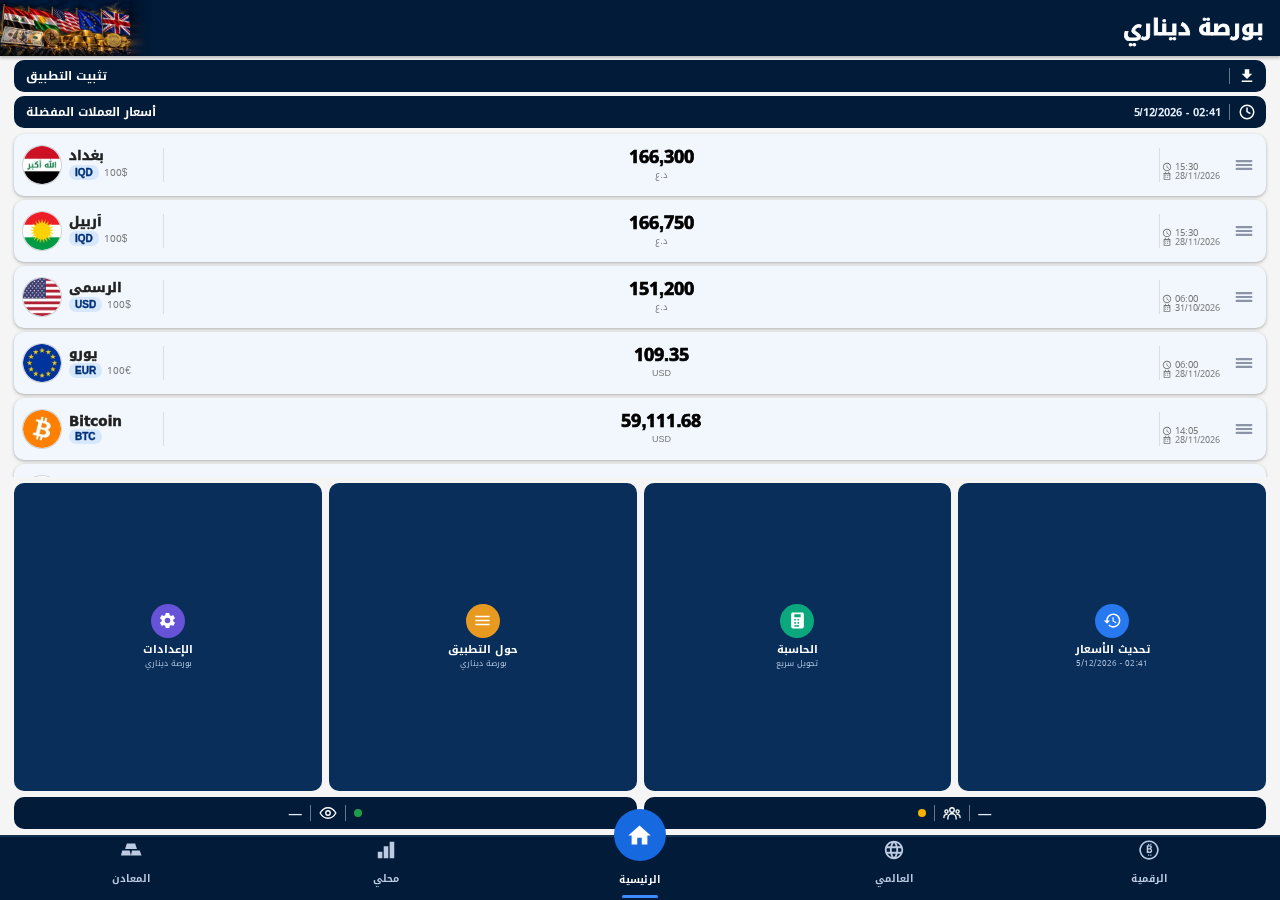
<file: web/index.html>
<!doctype html>
<html lang="ar" dir="rtl">
<head>
<meta charset="utf-8">
<meta name="viewport" content="width=device-width,initial-scale=1,maximum-scale=1,viewport-fit=cover">
<title>بورصة ديناري</title>
<meta name="description" content="Borsat Dinari — IQD exchange rates, metals and crypto">
<meta name="theme-color" content="#011B39">
<link rel="manifest" href="manifest.json">
<link rel="icon" href="icons/icon-192.png">
<link rel="apple-touch-icon" href="icons/apple-touch-icon.png">
<meta name="apple-mobile-web-app-capable" content="yes">
<meta name="mobile-web-app-capable" content="yes">
<meta name="apple-mobile-web-app-status-bar-style" content="black-translucent">
<meta name="apple-mobile-web-app-title" content="بورصة ديناري">
<link rel="stylesheet" href="style.css">
</head>
<body>
<div id="app"><header id="hdr"></header><div id="ibar" class="strip" style="display:none"></div><main id="page"></main><div id="dock"></div><div id="vstats" class="vis"></div><nav id="nav"></nav></div>
<div id="toast"></div>
<script src="i18n.js"></script>
<script src="icons.js"></script>
<script src="app.js"></script>
</body>
</html>
</file>
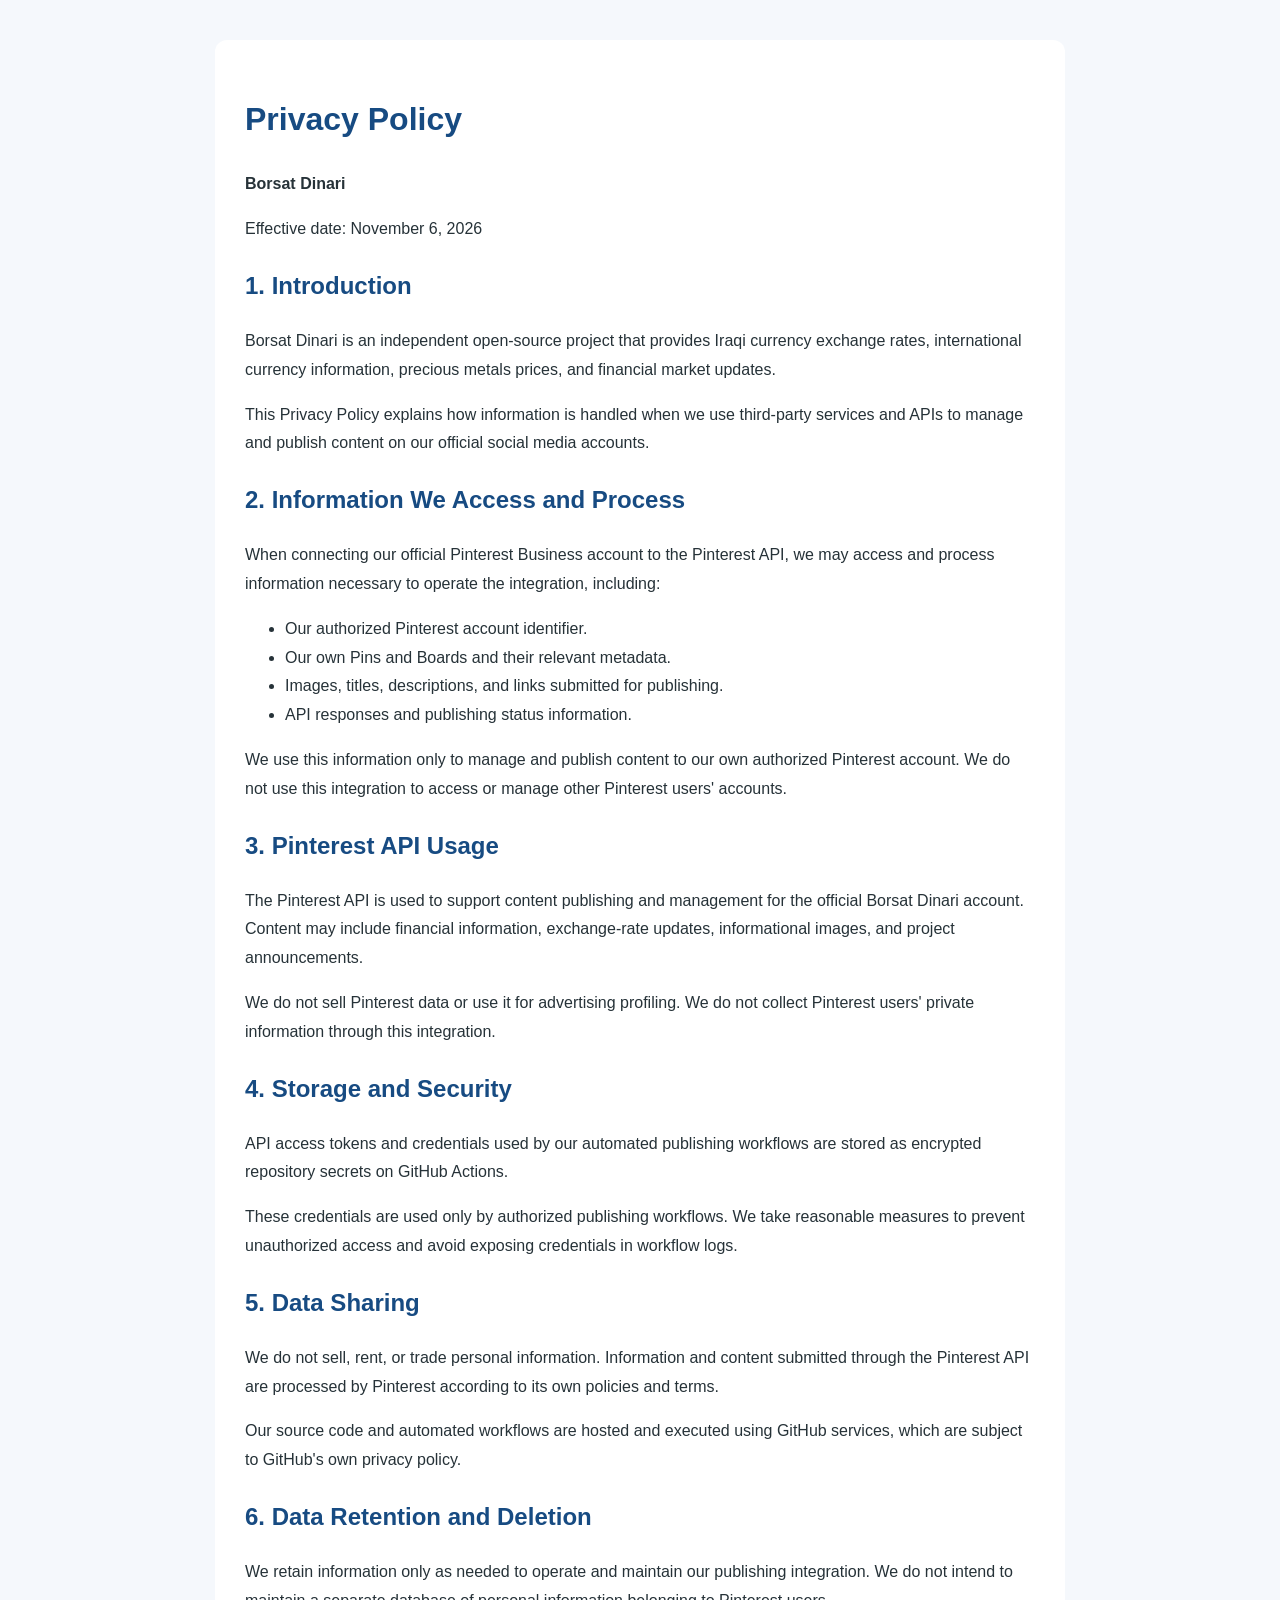
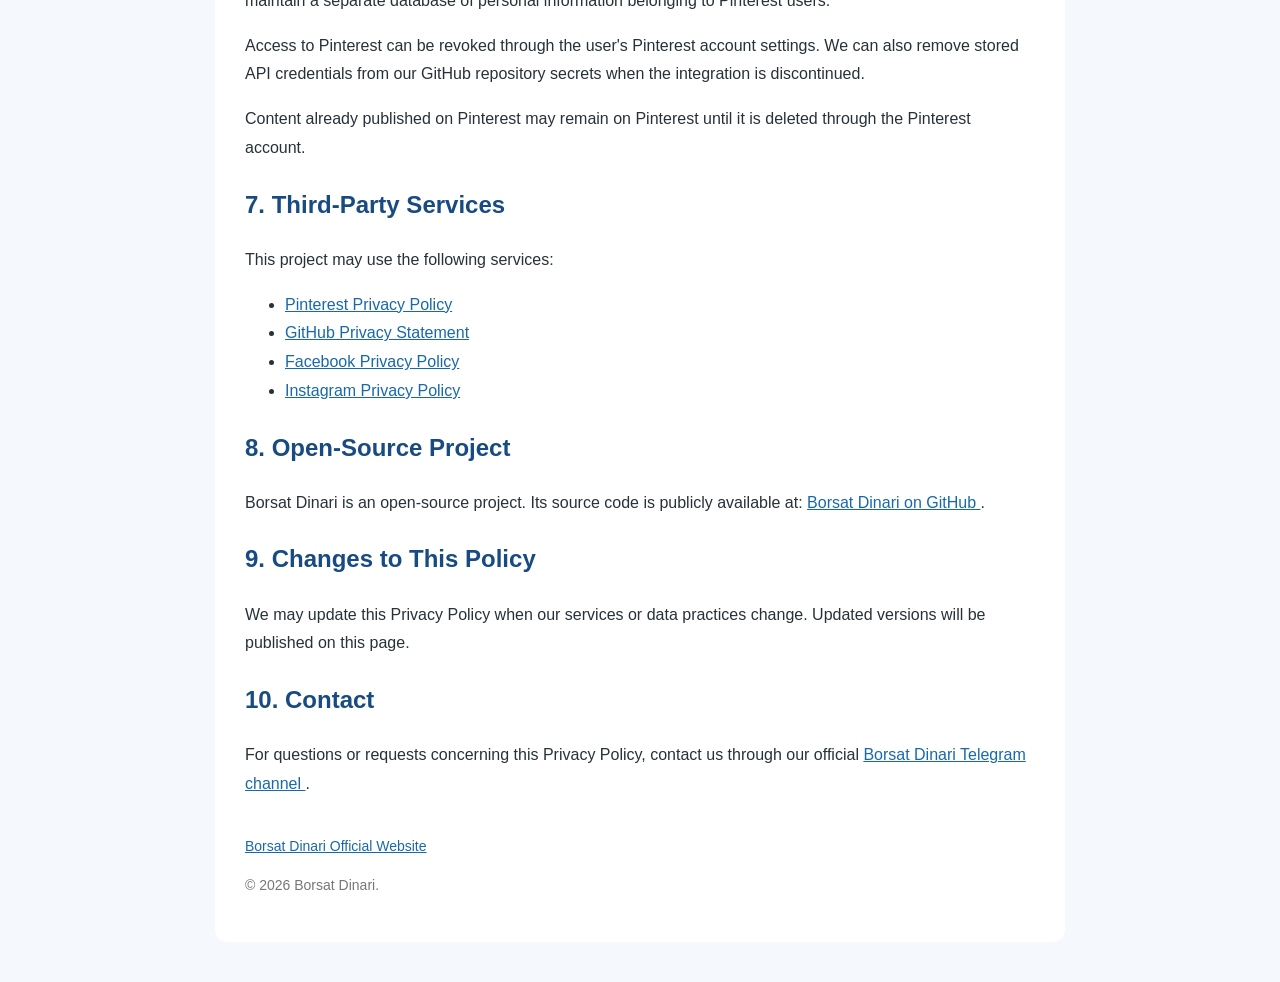
<file: privacy-policy.html>
<!DOCTYPE html>
<html lang="en">
<head>
  <meta charset="UTF-8">
  <meta name="viewport" content="width=device-width, initial-scale=1.0">
  <title>Privacy Policy - Borsat Dinari</title>
  <meta name="description" content="Privacy Policy explaining how Borsat Dinari handles information when using Pinterest API and social media publishing services.">
  <style>
    body {
      font-family: Arial, sans-serif;
      max-width: 850px;
      margin: 40px auto;
      padding: 0 20px;
      line-height: 1.8;
      color: #263238;
      background: #f5f8fc;
    }
    main {
      background: white;
      padding: 30px;
      border-radius: 12px;
    }
    h1, h2 { color: #174b82; }
    a { color: #1769aa; }
    footer { margin-top: 35px; color: #777; font-size: 14px; }
  </style>
</head>
<body>
<main>
  <h1>Privacy Policy</h1>
  <p><strong>Borsat Dinari</strong></p>
  <p>Effective date: November 6, 2026</p>

  <h2>1. Introduction</h2>
  <p>
    Borsat Dinari is an independent open-source project that
    provides Iraqi currency exchange rates, international
    currency information, precious metals prices, and financial
    market updates.
  </p>
  <p>
    This Privacy Policy explains how information is handled
    when we use third-party services and APIs to manage and
    publish content on our official social media accounts.
  </p>

  <h2>2. Information We Access and Process</h2>
  <p>
    When connecting our official Pinterest Business account
    to the Pinterest API, we may access and process information
    necessary to operate the integration, including:
  </p>
  <ul>
    <li>Our authorized Pinterest account identifier.</li>
    <li>Our own Pins and Boards and their relevant metadata.</li>
    <li>Images, titles, descriptions, and links submitted for publishing.</li>
    <li>API responses and publishing status information.</li>
  </ul>
  <p>
    We use this information only to manage and publish content
    to our own authorized Pinterest account.
    We do not use this integration to access or manage other
    Pinterest users' accounts.
  </p>

  <h2>3. Pinterest API Usage</h2>
  <p>
    The Pinterest API is used to support content publishing
    and management for the official Borsat Dinari account.
    Content may include financial information, exchange-rate
    updates, informational images, and project announcements.
  </p>
  <p>
    We do not sell Pinterest data or use it for advertising
    profiling. We do not collect Pinterest users' private
    information through this integration.
  </p>

  <h2>4. Storage and Security</h2>
  <p>
    API access tokens and credentials used by our automated
    publishing workflows are stored as encrypted repository
    secrets on GitHub Actions.
  </p>
  <p>
    These credentials are used only by authorized publishing
    workflows. We take reasonable measures to prevent
    unauthorized access and avoid exposing credentials in
    workflow logs.
  </p>

  <h2>5. Data Sharing</h2>
  <p>
    We do not sell, rent, or trade personal information.
    Information and content submitted through the Pinterest
    API are processed by Pinterest according to its own
    policies and terms.
  </p>
  <p>
    Our source code and automated workflows are hosted and
    executed using GitHub services, which are subject to
    GitHub's own privacy policy.
  </p>

  <h2>6. Data Retention and Deletion</h2>
  <p>
    We retain information only as needed to operate and
    maintain our publishing integration.
    We do not intend to maintain a separate database of
    personal information belonging to Pinterest users.
  </p>
  <p>
    Access to Pinterest can be revoked through the user's
    Pinterest account settings. We can also remove stored
    API credentials from our GitHub repository secrets
    when the integration is discontinued.
  </p>
  <p>
    Content already published on Pinterest may remain on
    Pinterest until it is deleted through the Pinterest
    account.
  </p>

  <h2>7. Third-Party Services</h2>
  <p>This project may use the following services:</p>
  <ul>
    <li>
      <a href="https://policy.pinterest.com/en/privacy-policy">
        Pinterest Privacy Policy
      </a>
    </li>
    <li>
      <a href="https://docs.github.com/en/site-policy/privacy-policies/github-privacy-statement">
        GitHub Privacy Statement
      </a>
    </li>
    <li>
      <a href="https://www.facebook.com/privacy/policy/">
        Facebook Privacy Policy
      </a>
    </li>
    <li>
      <a href="https://privacycenter.instagram.com/policy/">
        Instagram Privacy Policy
      </a>
    </li>
  </ul>

  <h2>8. Open-Source Project</h2>
  <p>
    Borsat Dinari is an open-source project. Its source code
    is publicly available at:
    <a href="https://github.com/techmohammed/Borsat-Dinari">
      Borsat Dinari on GitHub
    </a>.
  </p>

  <h2>9. Changes to This Policy</h2>
  <p>
    We may update this Privacy Policy when our services
    or data practices change. Updated versions will be
    published on this page.
  </p>

  <h2>10. Contact</h2>
  <p>
    For questions or requests concerning this Privacy Policy,
    contact us through our official
    <a href="https://t.me/BorsatDinari">
      Borsat Dinari Telegram channel
    </a>.
  </p>

  <footer>
    <a href="https://techmohammed.github.io/Borsat-Dinari/">
      Borsat Dinari Official Website
    </a>
    <p>© 2026 Borsat Dinari.</p>
  </footer>
</main>
</body>
</html>
</file>
<file: web/style.css>
@font-face{font-family:Cairo;font-weight:400;src:url(fonts/cairo-400.woff) format("woff");font-display:swap}
@font-face{font-family:Cairo;font-weight:600;src:url(fonts/cairo-600.woff) format("woff");font-display:swap}
@font-face{font-family:Cairo;font-weight:700;src:url(fonts/cairo-700.woff) format("woff");font-display:swap}
@font-face{font-family:Peshang;font-weight:400 700;src:url(fonts/peshang-700.woff) format("woff");font-display:swap}
:root{--fs:1;--bg:#F5F5F5;--card:#fff;--tx:#212121;--tx2:#757575;--brand:#003078;--head:#011B39;--rup:#DDF4E4;--rdown:#FCE1E0;--rflat:#F1F7FD;--rowtx:#000;--dup:#1E9E46;--ddown:#E0312D;--pill:#E4ECF8;--acc:#003078;--ax:#5B6B8C;--grid:rgba(91,107,140,.122);--cup:#1E9E46;--cdown:#E0312D;--cflat:#9E9E9E;--resTx:#003078;--delTx:#D32F2F;--empty:#ECEFF1;--blue:#1769E0}
:root[data-t=dark]{--bg:#121212;--card:#1E1E1E;--tx:#EDEDED;--tx2:#9E9E9E;--rup:#1B3A28;--rdown:#46201F;--rflat:#202F43;--rowtx:#fff;--dup:#4CD471;--ddown:#FF6B63;--pill:#22304A;--acc:#7FA8F0;--ax:#9FB0CC;--grid:rgba(255,255,255,.15);--cup:#4CD471;--cdown:#FF6B63;--resTx:#fff;--delTx:#FF6B63;--empty:#2C2F33}
*{box-sizing:border-box;-webkit-tap-highlight-color:transparent;-webkit-touch-callout:none}
html{background:var(--head)}
body{background:var(--bg)}
html,body{margin:0;height:100%;color:var(--tx);overflow:hidden;overscroll-behavior:none}
body{font-family:Cairo,"Segoe UI",Tahoma,system-ui,sans-serif;-webkit-user-select:none;user-select:none;-webkit-text-size-adjust:100%}
html[lang=ku] body{font-family:Peshang,Cairo,sans-serif}
.num,.cairo{font-family:Cairo,sans-serif!important}
#app{position:fixed;inset:0;display:flex;flex-direction:column;background:var(--bg)}
button{font:inherit;color:inherit;border:0;background:none;padding:0;cursor:pointer}
svg.i{display:block;fill:none}
/* header */
#hdr{flex:none;height:calc(56px + env(safe-area-inset-top));padding-top:env(safe-area-inset-top);background:var(--head);display:flex;align-items:stretch;justify-content:space-between;direction:ltr;position:relative;z-index:4;box-shadow:0 2px 3px rgba(0,0,0,.25)}
#hdr img{height:56px;width:auto;display:block}
#hdr .lg{display:block;height:56px}
#ttlw{position:relative;align-self:center;margin-right:16px;max-width:60vw;direction:rtl}
html[dir=ltr] #ttlw{direction:ltr}
#ttl{display:block;color:#fff;font-size:calc(22px*var(--fs));font-weight:700;white-space:nowrap;overflow:hidden;text-overflow:ellipsis;line-height:1.75}
.wc{position:absolute;inset:0;color:#fff;font-size:calc(22px*var(--fs));font-weight:700;white-space:nowrap;line-height:1.75;pointer-events:none;will-change:transform,color}
/* page */
#page{flex:1;min-height:0;overflow-y:auto;overflow-x:hidden;overscroll-behavior:contain;-webkit-overflow-scrolling:touch;position:relative;touch-action:pan-y}
#page.fade{animation:fadein .18s ease}
@keyframes fadein{from{opacity:0}to{opacity:1}}
.pad{padding:0 14px 14px}
/* update strip */
.strip{position:sticky;top:4px;z-index:5;box-shadow:0 -4px 0 var(--bg),0 4px 0 var(--bg);overflow:hidden;display:flex;align-items:center;direction:ltr;height:32px;margin:4px 14px;background:var(--head);border-radius:10px;padding:0 10px 0 12px;color:#fff}
.strip .lb{flex:1;font-size:calc(12px*var(--fs));font-weight:700;white-space:nowrap;overflow:hidden;text-overflow:ellipsis;text-align:left}
.strip .st{font-size:calc(11px*var(--fs));font-weight:700;color:#E5EEFC;white-space:nowrap}
.strip .sep{width:1px;height:16px;background:rgba(255,255,255,.4);margin:0 8px}
.strip.busy::after{content:"";position:absolute;left:0;bottom:0;height:3px;width:40%;background:linear-gradient(90deg,transparent,#3E8BFF,transparent);animation:sweep 1.1s linear infinite}
@keyframes sweep{from{transform:translateX(-100%)}to{transform:translateX(250%)}}
/* rows */
.list{padding:0 14px 8px}
.row{position:relative;direction:ltr;display:flex;align-items:center;height:62px;margin:2px 0;padding:0 8px;border-radius:10px;background:var(--rflat);box-shadow:0 1px 3px rgba(0,0,0,.22),0 2px 5px rgba(0,0,0,.08);cursor:pointer}
.row.up{background:var(--rup)}.row.down{background:var(--rdown)}
.row.drag{z-index:3;box-shadow:0 8px 18px rgba(0,0,0,.35);transition:none}
.fl{flex:none;width:40px;height:40px;border-radius:50%;padding:1px;box-shadow:inset 0 0 0 1px rgba(0,0,0,.15);object-fit:cover;background:transparent}
.rt{flex:none;width:94px;margin-left:7px;display:flex;flex-direction:column;justify-content:center;align-items:flex-start;text-align:left}
.rt .n{width:100%;font-size:calc(13.5px*var(--fs));font-weight:700;line-height:1.25;white-space:nowrap;overflow:hidden;text-overflow:ellipsis;color:var(--tx);text-align:left}
.rt .cu{display:flex;align-items:center;margin-top:-1px;max-width:100%}
.chip{font-family:Cairo,sans-serif;font-size:calc(10px*var(--fs));font-weight:700;line-height:1.3;color:var(--acc);background:rgba(54,132,245,.133);border-radius:7px;padding:1px 6px;white-space:nowrap}
.un{font-family:Cairo,sans-serif;font-size:calc(10px*var(--fs));color:var(--tx2);margin-left:5px;white-space:nowrap;overflow:hidden;text-overflow:ellipsis}
html[lang=ku] .un,html[lang=ku] .rt .n{font-family:Peshang,Cairo,sans-serif}
.vd{flex:none;width:1px;height:34px;background:rgba(128,128,128,.2)}
.pg{position:relative;flex:1;align-self:stretch;min-width:0}
.pg .p{position:absolute;left:0;right:0;top:24px;transform:translateY(-50%);text-align:center;font-family:Cairo,sans-serif;font-size:calc(18px*var(--fs));font-weight:700;color:var(--rowtx);line-height:1.3;white-space:nowrap}
.pg .ru{position:absolute;left:0;right:0;top:42px;transform:translateY(-50%);text-align:center;font-size:calc(9px*var(--fs));color:var(--tx2);line-height:1.3;white-space:nowrap}
.mt{flex:none;width:69px;height:62px;padding-left:2px;display:flex;flex-direction:column;justify-content:center;font-family:Cairo,sans-serif}
.mt>div{display:flex;align-items:center;white-space:nowrap}
.mt .dr{height:14px}.mt .tr{height:12px;margin-top:-2px;font-size:calc(9.5px*var(--fs));color:var(--tx2)}.mt .da{height:11px;margin-top:-2px;font-size:calc(9px*var(--fs));color:var(--tx2)}
.mt svg{flex:none;margin-right:3px}
.mt .dt{font-size:calc(10px*var(--fs));font-weight:700;overflow:hidden}.mt .dt.s{font-size:calc(8px*var(--fs))}
.mt .up .dt{color:var(--dup)}.mt .down .dt{color:var(--ddown)}
.mt .inv{visibility:hidden}
.sb{flex:none;width:29px;height:40px;display:flex;align-items:center;justify-content:center;color:#8A94A6}
.sb.drg{touch-action:none;cursor:grab}
/* cards / empty */
.empty{background:var(--empty);border-radius:10px;padding:15px;margin:8px 0}
.empty b{display:block;font-size:calc(14px*var(--fs))}.empty small{display:block;margin-top:4px;font-size:calc(12px*var(--fs));color:var(--tx2)}
.acts{display:flex;direction:rtl;gap:7px;margin-top:7px}
.act{flex:1;aspect-ratio:1;background:#092E5A;border-radius:10px;display:flex;flex-direction:column;align-items:center;justify-content:center;padding:4px 3px;color:#fff;min-width:0;text-align:center}
.act .c{width:34px;height:34px;border-radius:50%;display:flex;align-items:center;justify-content:center}
.act .t{font-size:calc(11px*var(--fs));font-weight:700;margin-top:4px;white-space:nowrap;max-width:100%;overflow:hidden;text-overflow:ellipsis;line-height:1.5}
.act .s{font-size:calc(8px*var(--fs));color:#B9CBE4;white-space:nowrap;max-width:100%;overflow:hidden;text-overflow:ellipsis;direction:ltr;line-height:1.5}
/* nav */
#nav{flex:none;position:relative;height:calc(76px + env(safe-area-inset-bottom));padding:0 4px env(safe-area-inset-bottom);display:flex;direction:rtl;align-items:center;z-index:5}
#nav::before{content:"";position:absolute;left:0;right:0;top:11.3px;bottom:0;background:var(--head);border-top:2px solid #12304F}
#nav button{position:relative;flex:1;height:100%;display:flex;flex-direction:column;align-items:center;justify-content:center;padding:4px 2px 2px;color:#BCCBE2}
.nh{width:36px;height:36px;border-radius:50%;display:flex;align-items:center;justify-content:center;transition:all .2s}
.nl{height:22px;font-size:calc(10px*var(--fs));font-weight:700;line-height:22px;white-space:nowrap;max-width:100%;overflow:hidden;text-overflow:ellipsis}
.nu{width:12px;height:3px;border-radius:3px;margin-top:1px;background:transparent;transition:all .2s}
#nav button.on{color:#fff}
#nav button.on .nh{width:52px;height:52px;background:#1769E0;transform:translateY(-15px)}
#nav button.on .nl{transform:translateY(-7px)}
#nav button.on .nu{width:36px;background:#3E8BFF;transform:translateY(-4px)}
/* settings */
.set{padding:0 14px 18px}
.set.rtl{direction:rtl}.set.ltr{direction:ltr}
.stt{font-size:calc(15px*var(--fs));font-weight:700;padding:8px 4px 6px;color:var(--tx)}
.scard{background:var(--card);border-radius:10px;box-shadow:0 1px 3px rgba(0,0,0,.18);overflow:hidden}
.sr{display:flex;align-items:center;gap:12px;min-height:58px;padding:8px 14px;width:100%;text-align:start}
.sr .ci{flex:none;width:36px;height:36px;border-radius:50%;background:var(--blue);display:flex;align-items:center;justify-content:center;color:#fff}
.sr .tx{flex:1;min-width:0}.sr .tx b{display:block;font-size:calc(14px*var(--fs));font-weight:700}.sr .tx small{display:block;font-size:calc(11px*var(--fs));color:var(--tx2);margin-top:2px}
.sr .tl{flex:none;color:var(--tx2);display:flex;align-items:center;font-size:calc(13px*var(--fs));font-weight:700}
.sr.dis{opacity:.45;cursor:default}
.dv{height:1px;background:rgba(128,128,128,.12);margin:0 14px 0 62px}
.set.rtl .dv{margin:0 62px 0 14px}
.lo{display:flex;align-items:center;gap:12px;padding:7px 14px 7px 62px;width:100%;font-size:calc(14px*var(--fs))}
.set.rtl .lo{padding:7px 62px 7px 14px}
.lo img{width:28px;height:28px;border-radius:50%;box-shadow:inset 0 0 0 1px rgba(0,0,0,.15)}
.lo span{flex:1;text-align:start}
.sw{position:relative;width:42px;height:22px;border-radius:11px;background:rgba(128,128,128,.27);transition:.2s;flex:none}
.sw::after{content:"";position:absolute;top:-2px;left:-2px;width:26px;height:26px;border-radius:50%;background:#BDBDBD;box-shadow:0 1px 3px rgba(0,0,0,.35);transition:.2s}
.sw.on{background:rgba(23,105,224,.4)}.sw.on::after{background:var(--blue);transform:translateX(22px)}
.chev{width:22px;height:22px}
.ltr .chev{transform:scaleX(-1)}
/* info cards */
.ic{background:var(--card);border-radius:10px;box-shadow:0 1px 3px rgba(0,0,0,.18);padding:12px 14px;margin-bottom:10px}
.ic h3{margin:0;font-size:calc(16px*var(--fs));font-weight:700;color:var(--acc)}
.ic p{margin:6px 0 0;font-size:calc(14px*var(--fs));line-height:1.85;white-space:pre-line}
.ic.dir{direction:inherit}
/* about */
.ab h1{text-align:center;font-size:calc(30px*var(--fs));margin:14px 0 4px;font-weight:700}
.ab .ds{text-align:center;font-size:calc(15px*var(--fs));color:var(--tx2);line-height:1.8}
.ab hr{border:0;border-top:1px solid rgba(0,0,0,.12);margin:14px 0}
.ab h2{font-size:calc(18px*var(--fs));margin:12px 4px 8px;font-weight:700}
.ab .ic p{margin:0;line-height:2}
.ab .vr{display:flex;align-items:center;gap:12px}
.ab .vr a{color:#D32F2F;font-size:calc(13px*var(--fs));text-decoration:underline}
/* calc */
.cl{padding:18px;max-width:520px;margin:0 auto}
.cin{height:70px;margin-top:8px;border:2px solid var(--brand);background:var(--card);border-radius:16px;display:flex;align-items:center;justify-content:center;font-family:Cairo,sans-serif;font-weight:700;font-size:calc(30px*var(--fs));color:var(--rowtx);direction:ltr}
.cin.ph{color:var(--tx2)}
.sel2{position:relative;height:146px;margin-top:8px}
.sl{position:absolute;left:0;right:0;height:70px;border:2px solid var(--brand);background:var(--card);border-radius:16px;display:flex;direction:rtl;align-items:center;padding:0 14px;gap:12px;text-align:right;width:100%}
.sl.s1{top:0}.sl.s2{bottom:0}
.sl img{width:38px;height:38px;border-radius:50%;padding:1px;box-shadow:inset 0 0 0 1px rgba(0,0,0,.15);flex:none}
.sl span{flex:1;font-size:calc(19px*var(--fs));font-weight:600;text-align:right;white-space:nowrap;overflow:hidden;text-overflow:ellipsis;color:var(--tx)}
.swp{position:absolute;left:calc(50% - 142px);top:51px;width:44px;height:44px;border-radius:50%;background:var(--brand);border:2px solid var(--card);display:flex;align-items:center;justify-content:center;color:#fff;box-shadow:0 3px 8px rgba(0,0,0,.35);z-index:2}
:root[data-t=dark] .swp{background:#1769E0}
.rp{height:70px;margin-top:8px;background:var(--pill);border-radius:18px;display:flex;align-items:center;justify-content:center;color:var(--resTx);text-align:center;padding:8px}
.rp.n1{font-family:Cairo,sans-serif;font-size:calc(34px*var(--fs));font-weight:700;direction:ltr}
.rp.n2{font-size:calc(22px*var(--fs));font-weight:600}
.pad3{display:grid;grid-template-columns:repeat(3,1fr);gap:8px;direction:rtl;margin-top:10px}
.pad3 button{height:70px;border:2px solid var(--brand);background:var(--card);border-radius:14px;font-family:Cairo,sans-serif;font-size:calc(24px*var(--fs));font-weight:700;color:var(--brand)}
:root[data-t=dark] .pad3 button{color:#fff}
.pad3 button:active{background:#4E83C2;color:#fff}
.pad3 button.del{color:var(--delTx)}
.pop{position:absolute;z-index:10;background:var(--card);border:1px solid var(--brand);border-radius:16px;box-shadow:0 8px 24px rgba(0,0,0,.35);overflow-y:auto;overscroll-behavior:contain;padding:0 4px 0 2px}
.pop button{display:flex;align-items:center;gap:10px;width:100%;height:58px;padding:0 12px;direction:rtl;text-align:right}
.pop img{width:36px;height:36px;border-radius:50%;padding:1px;box-shadow:inset 0 0 0 1px rgba(0,0,0,.15)}
.pop span{font-size:calc(16px*var(--fs));font-weight:600;white-space:nowrap;overflow:hidden;text-overflow:ellipsis}
/* history */
.hh{display:flex;align-items:center;gap:10px;margin:8px 0}
.hh img{width:40px;height:40px;border-radius:50%;padding:1px;box-shadow:inset 0 0 0 1px rgba(0,0,0,.15)}
.hh b{font-size:calc(16px*var(--fs))}.hh .bg{margin-inline-start:auto;font-family:Cairo,sans-serif;font-weight:700;font-size:calc(20px*var(--fs));direction:ltr;color:var(--rowtx)}
.rng{display:flex;gap:6px;margin:8px 0}
.rng button{flex:1;padding:7px 0;border-radius:999px;background:var(--card);border:1px solid var(--grid);font-size:calc(13px*var(--fs));text-align:center}
.rng button.on{background:var(--brand);color:#fff;border-color:var(--brand)}
:root[data-t=dark] .rng button.on{background:#1769E0}
svg.ch{width:100%;height:230px;background:var(--card);border-radius:12px;direction:ltr}
.ch text{fill:var(--ax);font-size:calc(10px*var(--fs));font-family:Cairo,sans-serif}
.stats{display:flex;gap:8px;margin-top:8px}.stats div{flex:1;background:var(--card);border-radius:10px;padding:8px;text-align:center;font-size:calc(11px*var(--fs));color:var(--tx2)}
.stats b{display:block;color:var(--tx);font-size:calc(14px*var(--fs));direction:ltr;font-family:Cairo,sans-serif}
.hr{display:flex;align-items:center;gap:8px;background:var(--card);border-radius:10px;padding:8px 12px;margin:4px 0;direction:ltr;font-family:Cairo,sans-serif;font-size:calc(12px*var(--fs))}
.hr .pr{margin-left:auto;font-weight:700;font-size:calc(14px*var(--fs))}
.hint{color:var(--tx2);font-size:calc(12px*var(--fs));text-align:center;padding:12px}
/* social */
.soc{background:linear-gradient(180deg,#050B33,#0B2A8C);min-height:100%;padding:12px 14px 20px;color:#fff;text-align:center}
.soc p{font-size:calc(14px*var(--fs));line-height:1.8;margin:0 4px 10px}
.sr1{display:flex;justify-content:center;direction:ltr;margin-top:6px}
.sc{display:flex;flex-direction:column;align-items:center;padding:3px 2px;width:80px;color:#fff;text-decoration:none}
.sc img{width:60px;height:60px;object-fit:contain}
.sc span{font:700 10px Cairo,sans-serif}
.sc.off{opacity:.55;pointer-events:none}
.mid{display:flex;align-items:center;direction:ltr;margin-top:10px}.mid>div{flex:1;display:flex;flex-direction:column;align-items:center}.mid>img{width:132px;height:132px}
/* support */
.fm label{display:block;font-weight:700;font-size:calc(14px*var(--fs));margin:10px 2px 4px}
.fm .em{display:block;background:var(--card);border:1px solid rgba(128,128,128,.2);border-radius:10px;padding:11px 12px;color:var(--acc);font-weight:700;font-size:calc(14px*var(--fs));direction:ltr;text-align:left;font-family:Cairo,sans-serif}
.fm input,.fm textarea{width:100%;font:inherit;font-size:calc(16px*var(--fs));padding:11px 12px;border-radius:10px;border:1px solid rgba(128,128,128,.25);background:var(--card);color:var(--tx);-webkit-user-select:text;user-select:text}
.fm textarea{min-height:190px;resize:vertical}.fm .er{border:2px solid #E53935}
.tg{display:flex;flex-wrap:wrap;gap:8px}.tg button{padding:7px 14px;border-radius:999px;border:1px solid rgba(128,128,128,.25);background:var(--card);font-size:calc(14px*var(--fs));font-weight:700}
.tg button.on{background:var(--brand);color:#fff;border-color:var(--brand)}
:root[data-t=dark] .tg button.on{background:#1769E0}
.snd{display:block;width:100%;height:50px;margin-top:14px;border-radius:10px;background:var(--brand);color:#fff;font-size:calc(16px*var(--fs));font-weight:700}
:root[data-t=dark] .snd{background:#1769E0}
#ban{margin:8px 14px 0;padding:10px 12px;background:#FFF4CC;color:#172033;border-radius:10px;font-size:calc(13px*var(--fs));display:flex;gap:8px;align-items:center;justify-content:space-between}
#ban[hidden]{display:none}
#toast{position:fixed;left:50%;bottom:calc(100px + env(safe-area-inset-bottom));transform:translateX(-50%);background:rgba(20,20,20,.9);color:#fff;padding:8px 16px;border-radius:20px;font-size:calc(13px*var(--fs));z-index:30;opacity:0;transition:opacity .2s;pointer-events:none}
#toast.on{opacity:1}

/* v3 */
#page{scrollbar-width:none;-ms-overflow-style:none}#page::-webkit-scrollbar,.pop::-webkit-scrollbar{display:none;width:0;height:0}.pop{scrollbar-width:none}
.list{display:flex;flex-direction:column}
.row{margin:2px 0;flex:none}
.nh{flex:none;aspect-ratio:1}
.nl,.nu{flex:none}
.rt .n,.chip,.pg .p,.mt .dt,#ttl,.wc{-webkit-text-stroke:.038em currentColor}
.act .c svg{color:#fff}
.ab{padding:28px 24px}
.ab .aic{display:block;width:128px;height:128px;margin:0 auto;border-radius:24px}
.ab .an{text-align:center;font-size:calc(30px*var(--fs));font-weight:700;margin-top:16px}
.ab .ds{text-align:center;font-size:calc(15px*var(--fs));color:var(--tx2);line-height:2;margin-top:14px}
.ab .dvd{width:60px;height:2px;background:rgba(0,0,0,.12);margin:24px auto 0}
.ab .h2{text-align:center;font-size:calc(18px*var(--fs));font-weight:700;margin-top:24px}
.ab .ic{margin:12px 0 0;padding:16px}
.ab .al{font-size:calc(15px*var(--fs));color:var(--tx)}.ab .al.sb2{font-weight:600}
.ab .qc{position:relative;margin:28px 0 12px;border-radius:10px;overflow:hidden;background:var(--card);box-shadow:0 1px 3px rgba(0,0,0,.18)}
.ab .qc img{position:absolute;inset:0;width:100%;height:100%;object-fit:cover}
.ab .qc p{position:relative;margin:0;padding:20px;text-align:center;font-size:calc(14px*var(--fs));font-style:italic;color:var(--tx2);line-height:2.1}
:root[data-t=dark] .ab .qc img{opacity:.25}:root[data-t=dark] .ab .dvd{background:rgba(255,255,255,.2)}
/* history */
#page.hist{display:flex;flex-direction:column;overflow:hidden}
.hp{display:flex;flex-direction:column;height:100%;direction:ltr}
.htop{display:flex;align-items:center;gap:6px;margin:10px 14px 0;height:46px;flex:none}
.hcal{width:46px;height:46px;flex:none;border-radius:10px;background:var(--card);border:1px solid var(--grid);display:flex;align-items:center;justify-content:center;color:var(--tx)}
.htabs{flex:1;height:46px;display:flex;padding:4px;background:var(--card);border:1px solid var(--grid);border-radius:10px}
.htabs button{flex:1;border-radius:20px;font-size:calc(14px*var(--fs));font-weight:700;color:var(--tx);white-space:nowrap;overflow:hidden;text-overflow:ellipsis;padding:0 2px}
.htabs button.on{background:var(--brand);color:#fff}:root[data-t=dark] .htabs button.on{background:#1769E0}
#hBody{flex:1;min-height:0;overflow-y:auto;scrollbar-width:none;display:flex;flex-direction:column}#hBody::-webkit-scrollbar{display:none}
#chart{flex:none;margin-top:10px;height:250px}
svg.ch{display:block;background:none;height:250px;width:100%}
#hList{padding:6px 0 12px;flex:1}
.hrw{display:flex;align-items:center;height:40px;margin:2px 14px;padding:0 12px;border-radius:10px;background:var(--card);direction:ltr}
.hi{width:20px;height:20px;flex:none}
.hpr{flex:1;margin-left:10px;font-family:Cairo,sans-serif;font-weight:700;font-size:calc(16px*var(--fs));text-align:left;-webkit-text-stroke:.038em currentColor;color:var(--tx)}
.hdt,.htm{font-family:Cairo,sans-serif;font-size:calc(13px*var(--fs));color:var(--tx2)}.htm{margin-left:10px}
.gl{stroke:var(--grid);stroke-width:1}
.dlg{position:fixed;inset:0;background:rgba(0,0,0,.5);z-index:40;display:flex;align-items:center;justify-content:center}
.dc{background:var(--card);border-radius:16px;padding:18px;width:min(86vw,340px)}.dc h3{margin:0 0 12px;font-size:calc(18px*var(--fs))}
.dc input{width:100%;font:inherit;font-size:calc(16px*var(--fs));padding:10px;margin-bottom:10px;border-radius:10px;border:1px solid var(--grid);background:var(--bg);color:var(--tx)}
.da2{display:flex;gap:8px;justify-content:flex-end}.da2 button{padding:8px 16px;border-radius:10px;font-weight:700;color:var(--brand)}:root[data-t=dark] .da2 button{color:var(--acc)}

#ibar{flex:none;margin:4px 14px 0;cursor:pointer;z-index:3}
#ibar .lb{font-size:calc(12px*var(--fs));font-weight:700}
#ibar svg{flex:none;color:#fff}
#ibar.okb{background:#1E9E46}
#ibar.okb .sep{background:rgba(255,255,255,.5)}
#favlist{padding-bottom:0}
.acts{margin-top:6px}

#ibar{margin:4px 14px 0}
.strip.busy::after{display:none}

.vis{display:flex;gap:7px;margin-top:7px}
.vc{flex:1;display:flex;flex-direction:column;align-items:center;justify-content:center;background:var(--card);border-radius:10px;padding:6px 4px;box-shadow:0 1px 3px rgba(0,0,0,.18);position:relative;min-height:54px}
.vc b{font-size:calc(18px*var(--fs));font-weight:700;line-height:1.3;-webkit-text-stroke:.038em currentColor}
.vc small{font-size:calc(11px*var(--fs));color:var(--tx2)}
.vd2{position:absolute;top:9px;inset-inline-start:10px;width:8px;height:8px;border-radius:50%;background:#1E9E46;animation:pulse 1.6s ease-in-out infinite}
@keyframes pulse{0%,100%{opacity:1}50%{opacity:.4}}

.strip svg{color:#fff;opacity:1}
#dock{flex:none;padding:6px 14px 0;position:relative;z-index:2}
#vstats{flex:none;padding:6px 14px 0;margin:0 0 -5px;position:relative;z-index:2;direction:ltr}
#dock .acts{margin:0}
#vstats.vis{display:flex;gap:7px}
.vr{flex:1;min-width:0;height:32px;border-radius:10px;background:var(--head);color:#fff;display:flex;align-items:center;justify-content:center;gap:8px;direction:ltr;padding:0 6px}
.vr b{font-size:calc(13px*var(--fs));font-weight:700;color:#E5EEFC;-webkit-text-stroke:0}
.vr .sp{width:1px;height:16px;background:rgba(255,255,255,.4);flex:none}
.vr svg{flex:none;color:#fff}
.vd2{position:static;inset:auto;flex:none;width:8px;height:8px;border-radius:50%}
.vd2.g{background:#1E9E46;animation:pulseG 1.6s ease-in-out infinite}
.vd2.y{background:#F5B301;animation:pulseY 1.6s ease-in-out infinite}
@keyframes pulseG{0%,100%{opacity:1}50%{opacity:.4}}
@keyframes pulseY{0%,100%{opacity:1}50%{opacity:.4}}
@media (prefers-reduced-motion:reduce){.vd2{animation:none!important}.strip.busy::after{animation:none!important}}

.fsz{display:flex;direction:ltr;align-items:center}
.fsz button{width:34px;height:34px;margin-left:2px;border-radius:50%;font-family:Cairo,sans-serif;font-weight:700;color:var(--tx2);display:flex;align-items:center;justify-content:center;line-height:1}
.fsz button.on{background:#1769E0;color:#fff}

.rtp{padding:4px 14px 14px;text-align:center}
.rta{display:block;font-size:calc(34px*var(--fs));line-height:1.25;font-weight:700;color:var(--tx)}
.rtst{display:flex;justify-content:center;gap:6px;direction:ltr;margin:2px 0 4px}
.rts{padding:2px;line-height:0}
.rts{line-height:0}
.rts path{fill:none;stroke:#F5B301;stroke-width:1.8;stroke-linejoin:round;stroke-linecap:round}
.rts.on path{fill:#F5B301}
.rtst{align-items:center}
.rtb{display:block;margin:4px auto 0;min-width:160px;height:42px;border-radius:12px;background:#1769E0;color:#fff;font-weight:700;font-size:calc(15px*var(--fs))}
.rtp small{display:block;font-size:calc(12px*var(--fs));color:var(--tx2)}
.rtp p{margin:6px 0 0;font-size:calc(13px*var(--fs));color:var(--tx)}

.nw{background:#082F60;margin:6px 14px 0;padding:9px 12px 8px;border-radius:10px;color:#fff;overflow:hidden}
#dock .nw{margin:0 0 6px}
.nwh{display:flex;align-items:center;justify-content:space-between;direction:ltr}
.nwt{display:flex;align-items:center;gap:8px;font-size:calc(17px*var(--fs))}
.nwt b{font-weight:700}
.nwh button{color:#87B8FF;font-weight:700;font-size:calc(12px*var(--fs))}
.nsp{height:1px;background:rgba(255,255,255,.15);margin:8px 0 0}
.nr{display:flex;direction:ltr;align-items:center;padding:7px 0}
.nr img{width:62px;height:62px;border-radius:12px;object-fit:cover;flex:none;background:#315D8A}
.nl2{width:2px;height:62px;margin:0 9px;flex:none;background:linear-gradient(180deg,rgba(255,255,255,0),#fff,rgba(255,255,255,0))}
.nb{flex:1;min-width:0;height:62px;display:flex;flex-direction:column;justify-content:flex-start}
.nb p{flex:none;margin:0;padding:0;font-weight:700;font-size:calc(12px*var(--fs));line-height:1.4;color:#fff}
.nb p.cl{display:-webkit-box;-webkit-line-clamp:2;-webkit-box-orient:vertical;overflow:hidden;max-height:calc(34px*var(--fs))}
.nb small{display:block;margin-top:auto;font-size:calc(10px*var(--fs));color:#B9CBE4}
.ne{padding:14px 0 12px;font-size:calc(13px*var(--fs));color:#B9CBE4}
.nfull{margin:0 14px 8px;cursor:pointer}
.nfull .nr img{width:78px;height:78px}
.nfull .nr{align-items:flex-start}.nfull .nl2{height:auto;min-height:78px;align-self:stretch}
.nfull .nb{height:auto;min-height:78px}
.nfull .nb p{font-size:calc(14px*var(--fs))}
</file>
